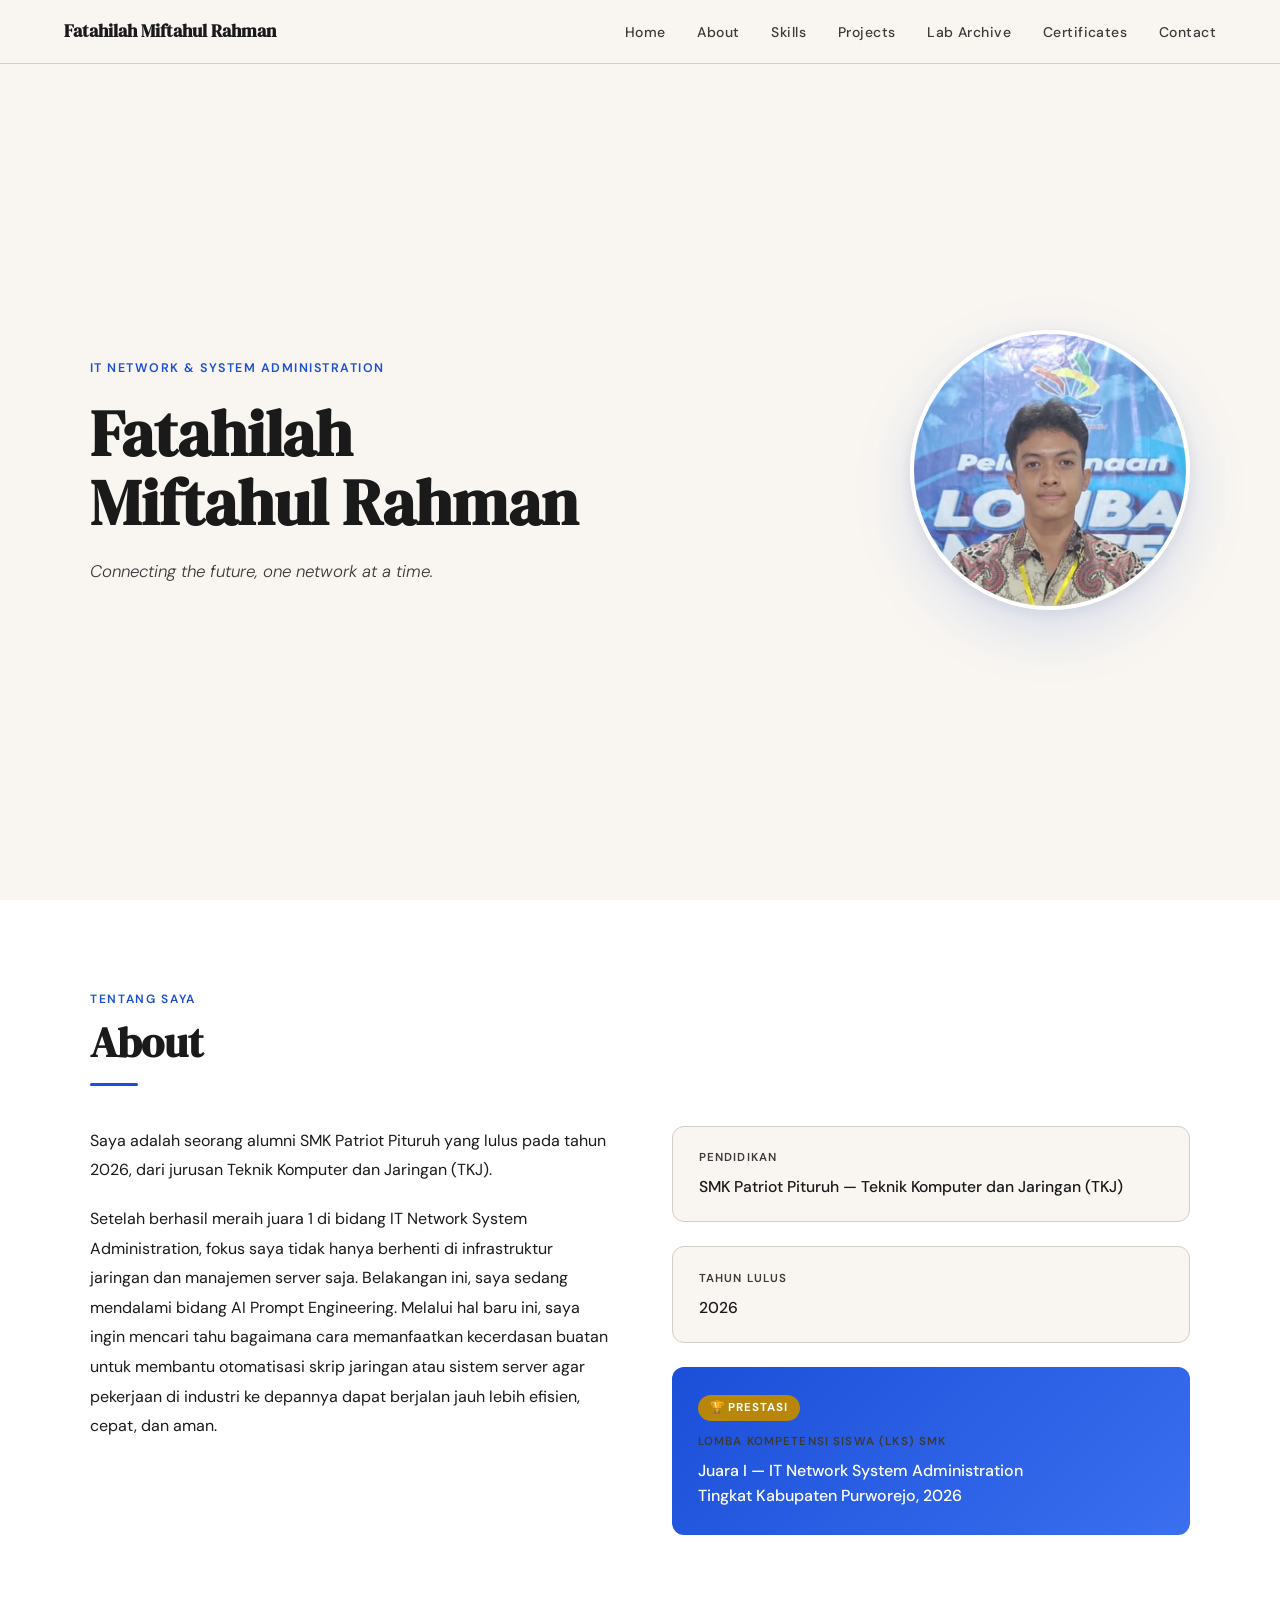
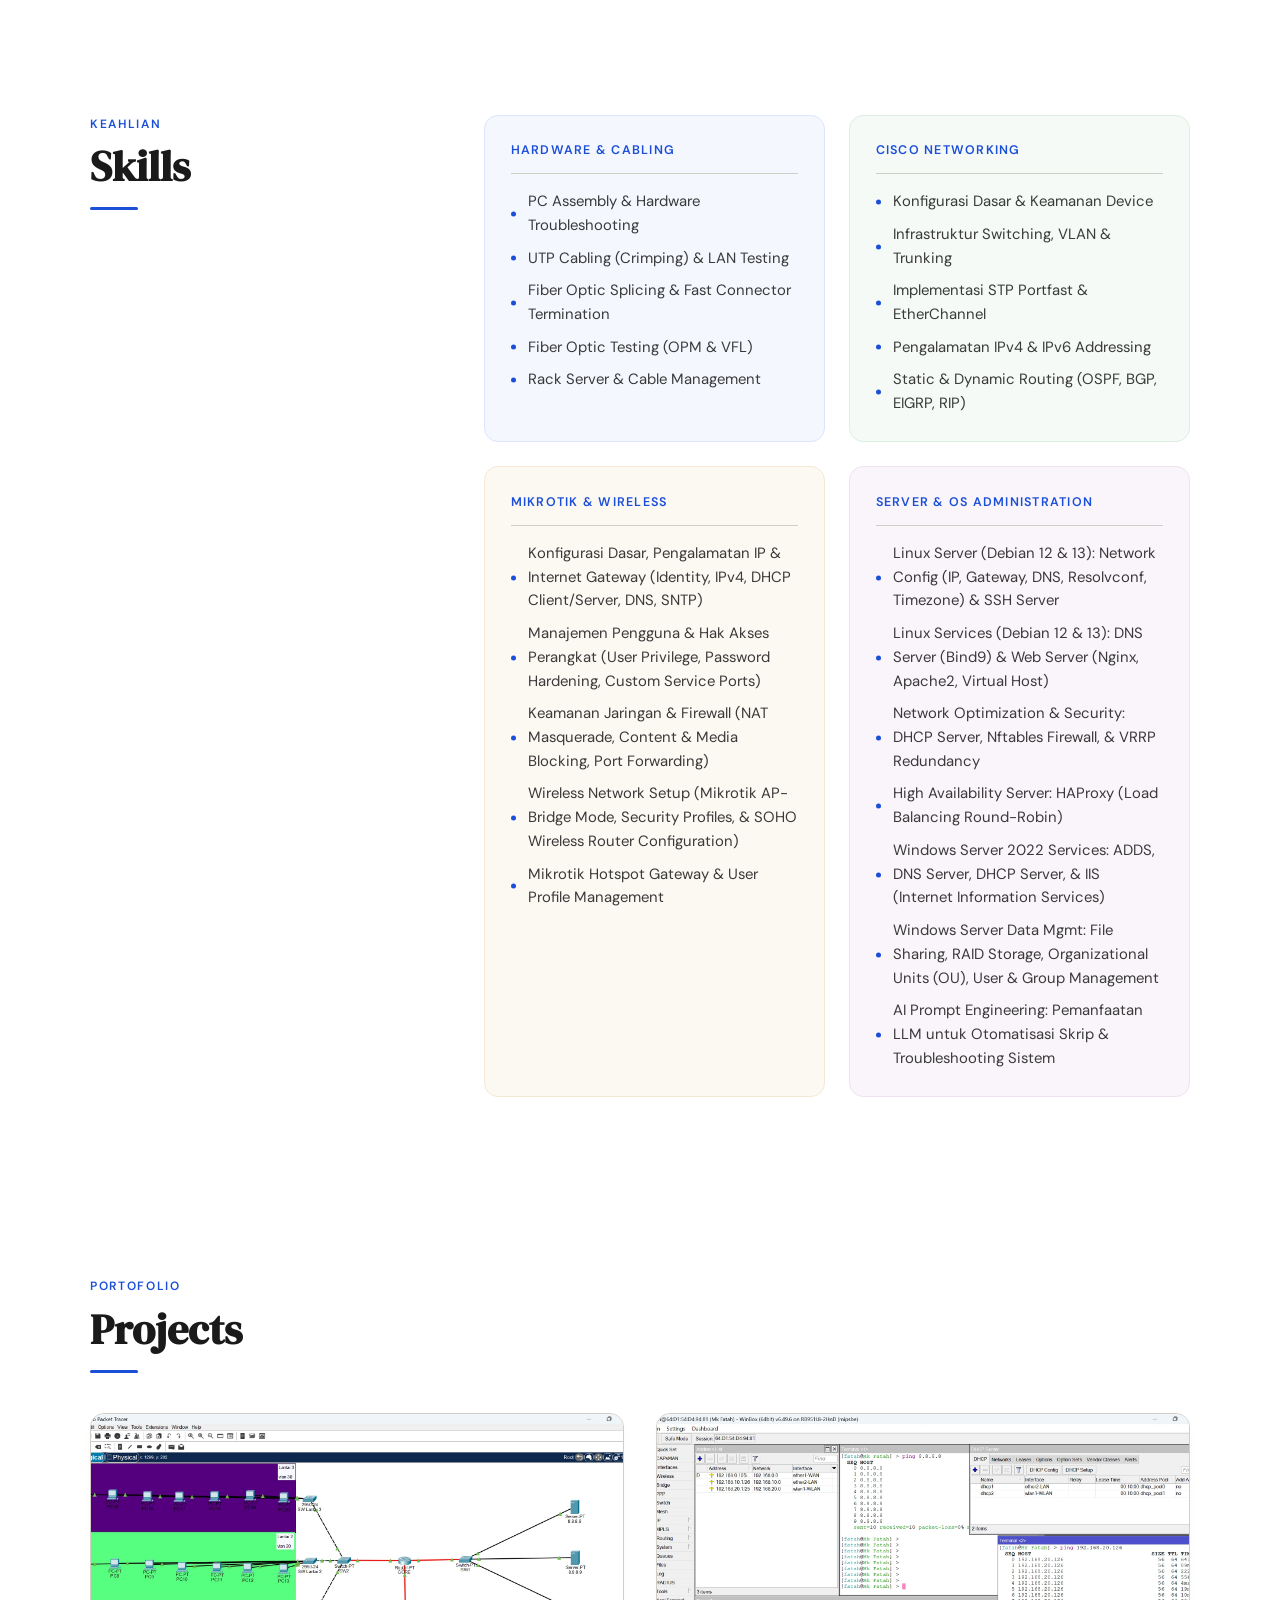
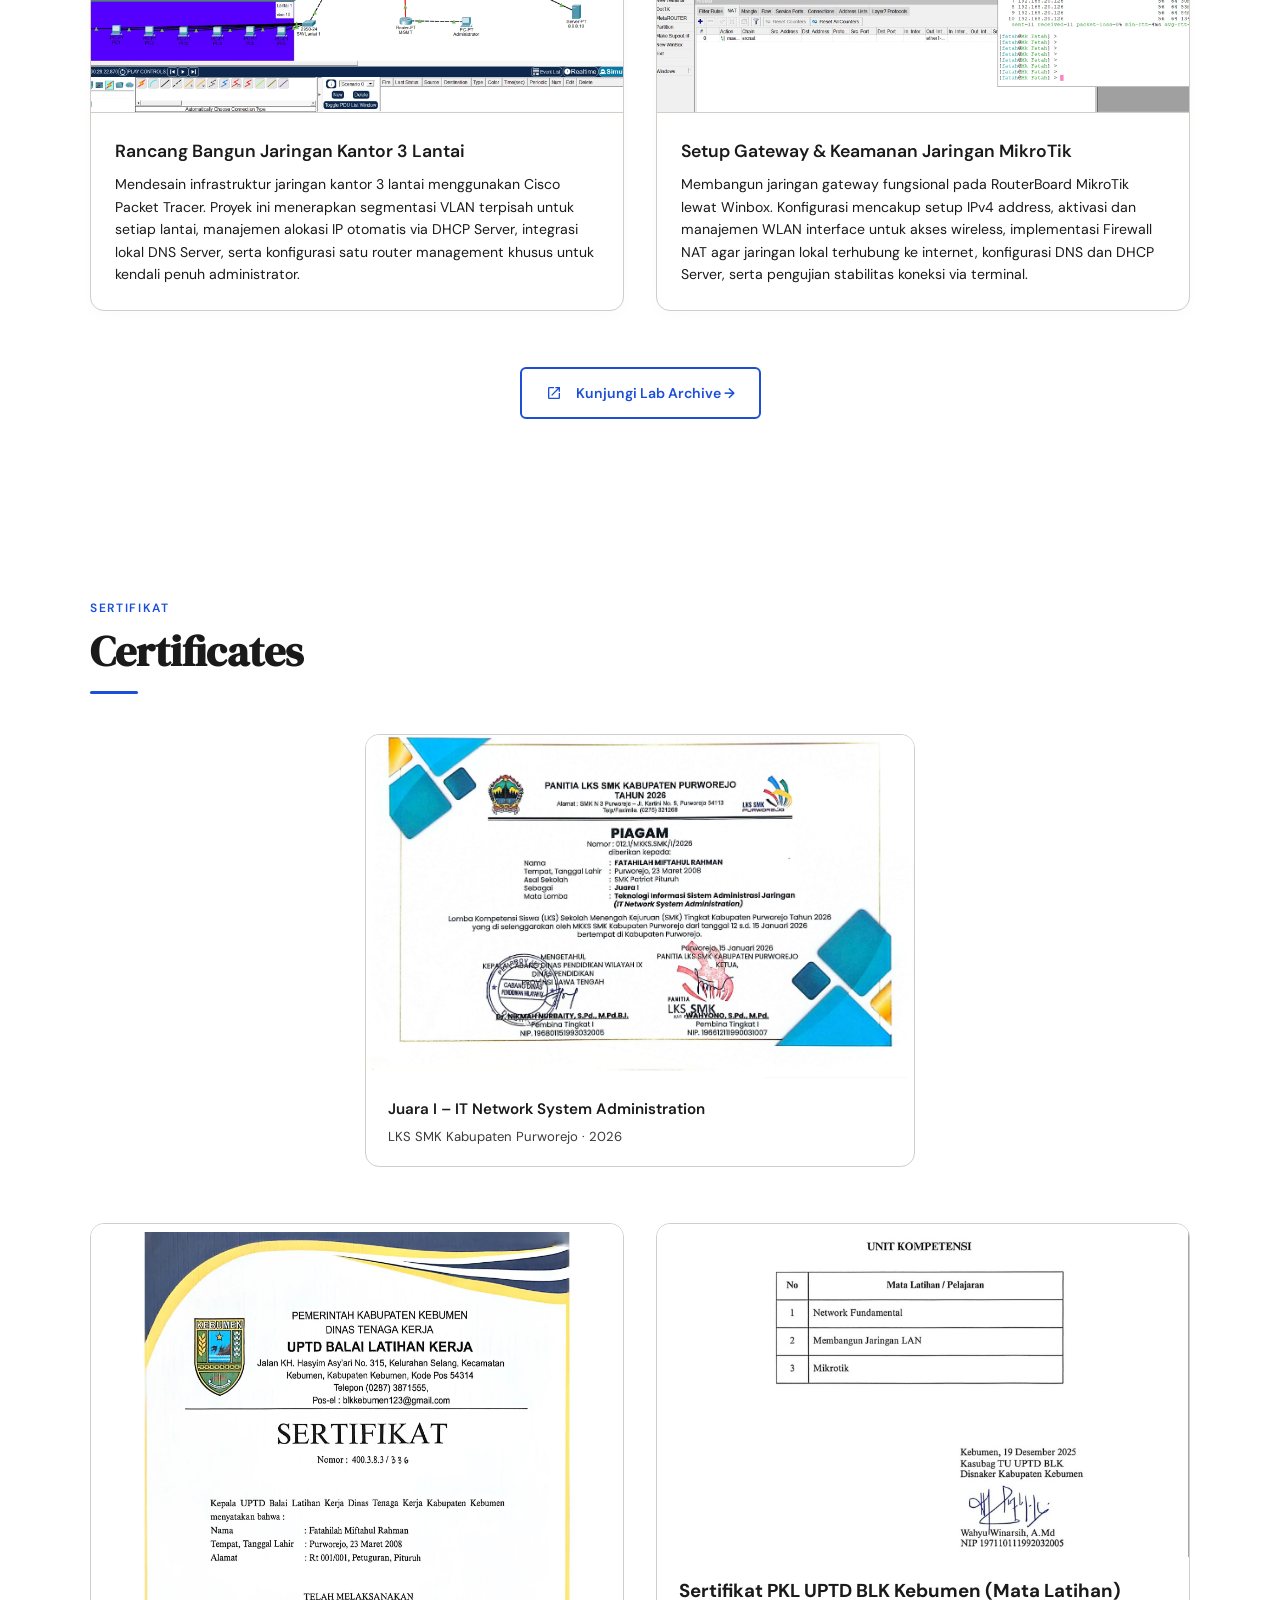
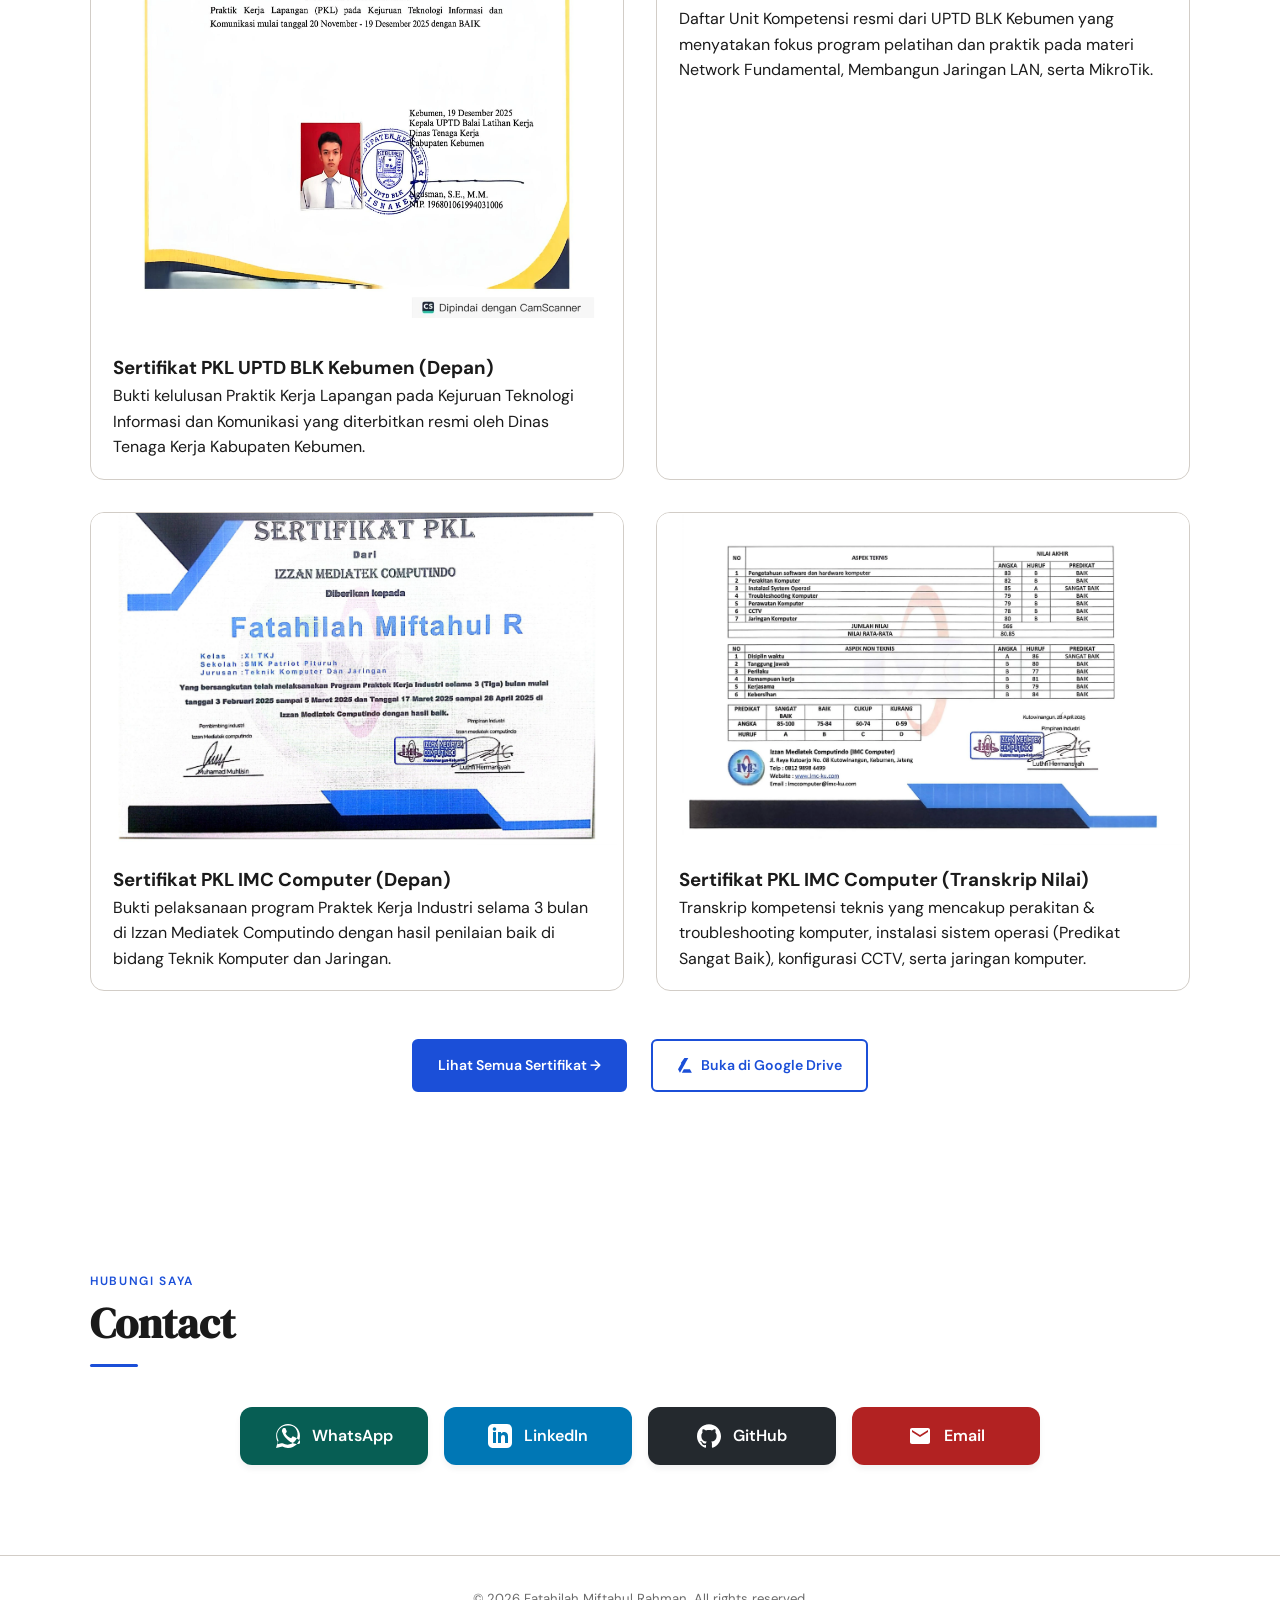
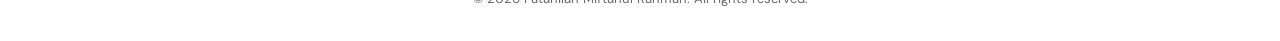
<file: index.html>
<!DOCTYPE html>
<html lang="id">
<head>
  
  <!-- Google tag (gtag.js) -->
<script async src="https://www.googletagmanager.com/gtag/js?id=G-EFVWRXB4SQ"></script>
<script>
  window.dataLayer = window.dataLayer || [];
  function gtag(){dataLayer.push(arguments);}
  gtag('js', new Date());

  gtag('config', 'G-EFVWRXB4SQ');
</script>
  
  <meta charset="UTF-8" />
  <meta name="description" content="Portofolio profesional Fatahilah Miftahul Rahman, spesialis IT Network &amp; System Administration dan Juara LKS. Kumpulan proyek lab infrastruktur, jaringan komputer, dan sertifikasi digital terverifikasi." />
  <meta name="keywords" content="Fatahilah Miftahul Rahman, fatahilah lks, IT Network, System Administration, Network Engineer, Portofolio IT, Susun Lab Jaringan, Cisco, MikroTik" />
  <meta name="author" content="Fatahilah Miftahul Rahman" />
  <meta name="robots" content="index, follow" />
  <meta name="google-site-verification" content="Aoz5LKtkZVpfiiYihN88qZSN1OQKcmd6wLHYbKKLfgU" />
  <meta name="viewport" content="width=device-width, initial-scale=1.0" />
  <title>Fatahilah Miftahul Rahman — Portfolio</title>
  
  <!-- 1. Amankan koneksi ke server font lebih awal -->
  <link rel="preconnect" href="https://fonts.googleapis.com" />
  <link rel="preconnect" href="https://fonts.gstatic.com" crossorigin />

  <!-- 2. Panggil font secara Asynchronous (Tidak memblokir layar) -->
  <link rel="stylesheet" href="https://fonts.googleapis.com/css2?family=DM+Serif+Display:ital@0;1&family=DM+Sans:wght@300;400;500;600&display=swap" media="print" onload="this.media='all'" />

  <!-- 3. Antisipasi jika browser pengunjung tidak mendukung skrip di atas -->
  <noscript>
    <link rel="stylesheet" href="https://fonts.googleapis.com/css2?family=DM+Serif+Display:ital@0;1&family=DM+Sans:wght@300;400;500;600&display=swap" />
  </noscript>
  <link rel="stylesheet" href="style.css" />
</head>
<body>

  <!-- LANDMARK HEADER: Memperbaiki aksesibilitas navigasi utama -->
  <header>
    <nav id="main-nav">
      <a href="#home" class="nav-logo">Fatahilah Miftahul Rahman</a>
      <div class="menu-toggle" id="mobile-menu">
        <span></span>
        <span></span>
        <span></span>
      </div>
      
      <div class="nav-overlay" id="nav-overlay">
        <div class="overlay-header">
          <span class="overlay-title">Menu</span>
          <div class="close-btn" id="close-menu">&times;</div>
        </div>
        <ul class="overlay-links">
          <li><a href="#home">Home</a></li>
          <li><a href="#about">About</a></li>
          <li><a href="#skills">Skills</a></li>
          <li><a href="#projects">Projects</a></li>
          <li><a href="https://fatahilah-lab.vercel.app/">Lab Archive</a></li>
          <li><a href="#certificates">Certificates</a></li>
          <li><a href="#contact">Contact</a></li>
        </ul>
      </div>
    </nav>
  </header>

  <!-- LANDMARK MAIN: Membantu screen reader mengenali konten inti halaman -->
  <main>
    <section id="home">
      <div class="hero-bg-line"></div>
      <div class="hero-content">
        <div class="hero-text">
          <span class="hero-eyebrow">IT Network &amp; System Administration</span>
          <h1 class="hero-name">Fatahilah<br>Miftahul Rahman</h1>
          <p class="hero-tagline">Connecting the future, one network at a time.</p>
        </div>
        <div class="hero-photo-wrap">
          <!-- OPTIMASI LCP: Menambahkan fetchpriority high agar langsung di-load -->
          <img src="assets/profile.webp" alt="Foto Profil Fatahilah Miftahul Rahman" width="150" height="150" fetchpriority="high" />
        </div>
      </div>
    </section>

    <section id="about">
      <div class="section-inner">
        <p class="section-label">Tentang Saya</p>
        <h2 class="section-title">About</h2>
        <div class="divider"></div>
        <div class="about-grid">
          <div class="about-body">
            <p>Saya adalah seorang alumni SMK Patriot Pituruh yang lulus pada tahun 2026, dari jurusan Teknik Komputer dan Jaringan (TKJ).</p>
            <p>Setelah berhasil meraih juara 1 di bidang IT Network System Administration, fokus saya tidak hanya berhenti di infrastruktur jaringan dan manajemen server saja. Belakangan ini, saya sedang mendalami bidang AI Prompt Engineering. Melalui hal baru ini, saya ingin mencari tahu bagaimana cara memanfaatkan kecerdasan buatan untuk membantu otomatisasi skrip jaringan atau sistem server agar pekerjaan di industri ke depannya dapat berjalan jauh lebih efisien, cepat, dan aman.</p>
          </div>
          <div class="about-meta">
            <div class="meta-card">
              <div class="meta-card-label">Pendidikan</div>
              <div class="meta-card-value">SMK Patriot Pituruh — Teknik Komputer dan Jaringan (TKJ)</div>
            </div>
            <div class="meta-card">
              <div class="meta-card-label">Tahun Lulus</div>
              <div class="meta-card-value">2026</div>
            </div>
            <div class="achievement-card">
              <div class="achievement-badge">🏆 Prestasi</div>
              <div class="meta-card-label">Lomba Kompetensi Siswa (LKS) SMK</div>
              <div class="meta-card-value">Juara I — IT Network System Administration<br>Tingkat Kabupaten Purworejo, 2026</div>
            </div>
          </div>
        </div>
      </div>
    </section>

    <section id="skills">
      <div class="section-inner">
        <div>
          <p class="section-label">Keahlian</p>
          <h2 class="section-title">Skills</h2>
          <div class="divider"></div>
        </div>
        <div class="skills-grid">
          <div class="skill-category">
            <div class="skill-cat-title">Hardware &amp; Cabling</div>
            <ul class="skill-list">
              <li>PC Assembly &amp; Hardware Troubleshooting</li>
              <li>UTP Cabling (Crimping) &amp; LAN Testing</li>
              <li>Fiber Optic Splicing &amp; Fast Connector Termination</li>
              <li>Fiber Optic Testing (OPM &amp; VFL)</li>
              <li>Rack Server &amp; Cable Management</li>
            </ul>
          </div>
          <div class="skill-category">
            <div class="skill-cat-title">Cisco Networking</div>
            <ul class="skill-list">
              <li>Konfigurasi Dasar &amp; Keamanan Device</li>
              <li>Infrastruktur Switching, VLAN &amp; Trunking</li>
              <li>Implementasi STP Portfast &amp; EtherChannel</li>
              <li>Pengalamatan IPv4 &amp; IPv6 Addressing</li>
              <li>Static &amp; Dynamic Routing (OSPF, BGP, EIGRP, RIP)</li>
            </ul>
          </div>
          <div class="skill-category">
            <div class="skill-cat-title">Mikrotik &amp; Wireless</div>
            <ul class="skill-list">
              <li>Konfigurasi Dasar, Pengalamatan IP &amp; Internet Gateway (Identity, IPv4, DHCP Client/Server, DNS, SNTP)</li>
              <li>Manajemen Pengguna &amp; Hak Akses Perangkat (User Privilege, Password Hardening, Custom Service Ports)</li>
              <li>Keamanan Jaringan &amp; Firewall (NAT Masquerade, Content &amp; Media Blocking, Port Forwarding)</li>
              <li>Wireless Network Setup (Mikrotik AP-Bridge Mode, Security Profiles, &amp; SOHO Wireless Router Configuration)</li>
              <li>Mikrotik Hotspot Gateway &amp; User Profile Management</li>
            </ul>
          </div>
          <div class="skill-category">
            <div class="skill-cat-title">Server &amp; OS Administration</div>
            <ul class="skill-list">
              <li>Linux Server (Debian 12 &amp; 13): Network Config (IP, Gateway, DNS, Resolvconf, Timezone) &amp; SSH Server</li>
              <li>Linux Services (Debian 12 &amp; 13): DNS Server (Bind9) &amp; Web Server (Nginx, Apache2, Virtual Host)</li>
              <li>Network Optimization &amp; Security: DHCP Server, Nftables Firewall, &amp; VRRP Redundancy</li>
              <li>High Availability Server: HAProxy (Load Balancing Round-Robin)</li>
              <li>Windows Server 2022 Services: ADDS, DNS Server, DHCP Server, &amp; IIS (Internet Information Services)</li>
              <li>Windows Server Data Mgmt: File Sharing, RAID Storage, Organizational Units (OU), User &amp; Group Management</li>
              <li>AI Prompt Engineering: Pemanfaatan LLM untuk Otomatisasi Skrip &amp; Troubleshooting Sistem</li>
            </ul>
          </div>
        </div>
      </div>
    </section>

    <section id="projects">
      <div class="section-inner">
        <p class="section-label">Portofolio</p>
        <h2 class="section-title">Projects</h2>
        <div class="divider"></div>
        
        <div class="projects-grid">
          <div class="project-card">
            <div class="project-img-wrap">
              <img src="assets/Topologi-Cisco-PT-01.webp" alt="Topologi Cisco Packet Tracer" width="600" height="350" loading="lazy" />
            </div>
            <div class="project-info">
              <h3 class="project-card-title">Rancang Bangun Jaringan Kantor 3 Lantai</h3>
              <p class="project-desc">Mendesain infrastruktur jaringan kantor 3 lantai menggunakan Cisco Packet Tracer. Proyek ini menerapkan segmentasi VLAN terpisah untuk setiap lantai, manajemen alokasi IP otomatis via DHCP Server, integrasi lokal DNS Server, serta konfigurasi satu router management khusus untuk kendali penuh administrator.</p>
            </div>
          </div>

          <div class="project-card">
            <div class="project-img-wrap">
              <img src="assets/Mikrotik-01.webp" alt="Konfigurasi MikroTik" width="600" height="350" loading="lazy" />
            </div>
            <div class="project-info">
              <h3 class="project-card-title">Setup Gateway &amp; Keamanan Jaringan MikroTik</h3>
              <p class="project-desc">Membangun jaringan gateway fungsional pada RouterBoard MikroTik lewat Winbox. Konfigurasi mencakup setup IPv4 address, aktivasi dan manajemen WLAN interface untuk akses wireless, implementasi Firewall NAT agar jaringan lokal terhubung ke internet, konfigurasi DNS dan DHCP Server, serta pengujian stabilitas koneksi via terminal.</p>
            </div>
          </div>
        </div>
        <!-- Tombol Eksplorasi Lab yang Sudah Dioptimasi Teks & CSS inline-nya -->
        <div class="cert-buttons-wrapper" style="margin-top: 3.5rem;">
          <a href="https://fatahilah-lab.vercel.app/" class="cert-btn btn-secondary" style="max-width: 340px; border-color: var(--accent); color: var(--accent); white-space: nowrap;">
            <svg viewBox="0 0 24 24" width="16" height="16" fill="currentColor" style="margin-right: 6px; flex-shrink: 0;"><path d="M19 19H5V5h7V3H5c-1.11 0-2 .9-2 2v14c0 1.1.89 2 2 2h14c1.1 0 2-.9 2-2v-7h-2v7zM14 3v2h3.59l-9.83 9.83 1.41 1.41L19 6.41V10h2V3h-7z"/></svg>
            Kunjungi Lab Archive →
          </a>
        </div>

      </div>
    </section>


    <section id="certificates">
      <div class="section-inner">
        <p class="section-label">Sertifikat</p>
        <h2 class="section-title">Certificates</h2>
        <div class="divider"></div>
        <div class="cert-grid">
          
          <div class="cert-card lks-featured">
            <div class="cert-img-wrap">
              <img src="assets/certificates/certificate-lks.webp" alt="Sertifikat LKS SMK Kabupaten Purworejo 2026" width="600" height="380" loading="lazy" />
            </div>
            <div class="cert-info">
              <div class="cert-name">Juara I – IT Network System Administration</div>
              <div class="cert-year">LKS SMK Kabupaten Purworejo · 2026</div>
            </div>
          </div>

          <div class="cert-card pkl-vertical">
            <div class="cert-img-wrap">
              <img src="assets/certificates/Sertifikat-PKL-UPTD-BLK-Kebumen-depan.webp" alt="Sertifikat PKL UPTD BLK Kebumen - Depan" width="300" height="400" loading="lazy" />
            </div>
            <div class="cert-info">
              <h3 class="cert-card-title">Sertifikat PKL UPTD BLK Kebumen (Depan)</h3>
              <p class="cert-desc">Bukti kelulusan Praktik Kerja Lapangan pada Kejuruan Teknologi Informasi dan Komunikasi yang diterbitkan resmi oleh Dinas Tenaga Kerja Kabupaten Kebumen.</p>
            </div>
          </div>

          <div class="cert-card">
            <div class="cert-img-wrap">
              <img src="assets/certificates/Sertifikat-PKL-UPTD-BLK-Kebumen-belakang.webp" alt="Sertifikat PKL UPTD BLK Kebumen - Unit Kompetensi" width="600" height="380" loading="lazy" />
            </div>
            <div class="cert-info">
              <h3 class="cert-card-title">Sertifikat PKL UPTD BLK Kebumen (Mata Latihan)</h3>
              <p class="cert-desc">Daftar Unit Kompetensi resmi dari UPTD BLK Kebumen yang menyatakan fokus program pelatihan dan praktik pada materi Network Fundamental, Membangun Jaringan LAN, serta MikroTik.</p>
            </div>
          </div>

          <div class="cert-card">
            <div class="cert-img-wrap">
              <img src="assets/certificates/Sertifikat-PKL-IMC-Computer-depan.webp" alt="Sertifikat PKL Izzan Mediatek Computindo - Depan" width="600" height="380" loading="lazy" />
            </div>
            <div class="cert-info">
              <h3 class="cert-card-title">Sertifikat PKL IMC Computer (Depan)</h3>
              <p class="cert-desc">Bukti pelaksanaan program Praktek Kerja Industri selama 3 bulan di Izzan Mediatek Computindo dengan hasil penilaian baik di bidang Teknik Komputer dan Jaringan.</p>
            </div>
          </div>

          <div class="cert-card">
            <div class="cert-img-wrap">
              <img src="assets/certificates/Sertifikat-PKL-IMC-Computer-belakang.webp" alt="Sertifikat PKL Izzan Mediatek Computindo - Transkrip Nilai" width="600" height="380" loading="lazy" />
            </div>
            <div class="cert-info">
              <h3 class="cert-card-title">Sertifikat PKL IMC Computer (Transkrip Nilai)</h3>
              <p class="cert-desc">Transkrip kompetensi teknis yang mencakup perakitan & troubleshooting komputer, instalasi sistem operasi (Predikat Sangat Baik), konfigurasi CCTV, serta jaringan komputer.</p>
            </div>
          </div>
        </div>
        
        <div class="cert-buttons-wrapper">
          <a href="certificates.html" class="cert-btn btn-primary">
            Lihat Semua Sertifikat →
          </a>
          <a href="https://drive.google.com/drive/folders/1jxQi8S0QpUtACRlumbORdfEAGRturCqt" target="_blank" rel="noopener" class="cert-btn btn-secondary">
            <svg viewBox="0 0 24 24" width="16" height="16" fill="currentColor"><path d="M4.433 22l-2.9-5.02 5.4-9.35h5.8L4.433 22zm4.4-9.35L5.733 7.63 11.133 0h5.8l-5.4 9.35H8.833zm11.167 9.35H7.333l2.9-5H19.4l2.9 5h-2.3z"/></svg>
            Buka di Google Drive
          </a>
        </div>
      </div>
    </section>

    <section id="contact">
      <div class="section-inner">
        <p class="section-label">Hubungi Saya</p>
        <h2 class="section-title">Contact</h2>
        <div class="divider"></div>
        
        <div class="contact-grid">
          <a href="https://wa.me/6285117470256" target="_blank" rel="noopener" class="contact-btn wa-color">
            <svg viewBox="0 0 24 24" width="24" height="24"><path fill="currentColor" d="M.057 24l1.687-6.163c-1.041-1.804-1.588-3.849-1.587-5.946C.06 5.348 5.397.01 12.008.01c3.202.001 6.212 1.246 8.477 3.514 2.266 2.268 3.507 5.28 3.505 8.484-.004 6.657-5.34 11.997-11.953 11.997-2.005-.001-3.973-.502-5.713-1.455L0 24zm6.59-4.846c1.642.973 3.298 1.485 4.93 1.486 5.532 0 10.033-4.505 10.036-10.042.002-2.684-1.038-5.207-2.93-7.101C16.34 1.599 13.82 1.554 11.14 1.554 5.607 1.554 1.105 6.058 1.102 11.595c-.001 1.748.469 3.454 1.359 4.96l-.982 3.59 3.68-.966zm13.107-5.597c-.36-.18-2.126-1.05-2.456-1.17-.33-.12-.57-.18-.81.18-.24.36-.93 1.17-1.14 1.41-.21.24-.42.27-.78.09-.36-.18-1.52-.56-2.894-1.784-1.07-.955-1.793-2.134-2.004-2.494-.21-.36-.02-.555.16-.735.16-.16.36-.42.54-.63.18-.21.24-.36.36-.6.12-.24.06-.45-.03-.63-.09-.18-.81-1.95-1.11-2.672-.293-.703-.592-.609-.81-.62-.21-.01-.45-.01-.69-.01-.24 0-.63.09-.96.45-.33.36-1.26 1.23-1.26 3l1.83 3.84c.18.36 3.54 5.401 8.58 7.581 1.2.519 2.139.83 2.872 1.062 1.203.381 2.297.328 3.162.2s1.926-.78 2.196-1.5c.27-.72.27-1.35.19-1.47-.08-.12-.3-.21-.66-.39z"/></svg>
            <span>WhatsApp</span>
          </a>

          <a href="https://www.linkedin.com/in/fatahilah-miftahul-rahman" target="_blank" rel="noopener" class="contact-btn linkedin-color">
            <svg viewBox="0 0 24 24" width="24" height="24"><path fill="currentColor" d="M19 0h-14c-2.761 0-5 2.239-5 5v14c0 2.761 2.239 5 5 5h14c2.762 0 5-2.239 5-5v-14c0-2.761-2.238-5-5-5zm-11 19h-3v-11h3v11zm-1.5-12.268c-.966 0-1.75-.79-1.75-1.764s.784-1.764 1.75-1.764 1.75.79 1.75 1.764-.783 1.764-1.75 1.764zm13.5 12.268h-3v-5.604c0-3.368-4-3.113-4 0v5.604h-3v-11h3v1.765c1.396-2.586 7-2.777 7 2.476v6.759z"/></svg>
            <span>LinkedIn</span>
          </a>

          <a href="https://github.com/fatahilah-tkj" target="_blank" rel="noopener" class="contact-btn github-color">
            <svg viewBox="0 0 24 24" width="24" height="24"><path fill="currentColor" d="M12 .297c-6.63 0-12 5.373-12 12 0 5.303 3.438 9.8 8.205 11.385.6.113.82-.258.82-.577 0-.285-.01-1.04-.015-2.04-3.338.724-4.042-1.61-4.042-1.61C4.422 18.07 3.633 17.7 3.633 17.7c-1.087-.744.084-.729.084-.729 1.205.084 1.838 1.236 1.838 1.236 1.07 1.835 2.809 1.305 3.495.998.108-.776.417-1.305.76-1.605-2.665-.3-5.466-1.332-5.466-5.93 0-1.31.465-2.38 1.235-3.22-.135-.303-.54-1.523.105-3.176 0 0 1.005-.322 3.3 1.23.96-.267 1.98-.399 3-.405 1.02.006 2.04.138 3 .405 2.28-1.552 3.285-1.23 3.285-1.23.645 1.653.24 2.873.12 3.176.765.84 1.23 1.91 1.23 3.22 0 4.61-2.805 5.625-5.475 5.92.42.36.81 1.096.81 2.22 0 1.606-.015 2.896-.015 3.286 0 .315.21.69.825.57C20.565 22.092 24 17.592 24 12.297c0-6.627-5.373-12-12-12"/></svg>
            <span>GitHub</span>
          </a>

          <a href="mailto:fatahilah.f10@gmail.com" class="contact-btn email-color">
            <svg viewBox="0 0 24 24" width="24" height="24"><path fill="currentColor" d="M20 4H4c-1.1 0-1.99.9-1.99 2L2 18c0 1.1.9 2 2 2h16c1.1 0 2-.9 2-2V6c0-1.1-.9-2-2-2zm0 4l-8 5-8-5V6l8 5 8-5v2z"/></svg>
            <span>Email</span>
          </a>
        </div>
      </div>
    </section>
  </main>

  <footer>
    &copy; 2026 Fatahilah Miftahul Rahman. All rights reserved.
  </footer>

  <script src="script.js"></script>
</body>
</html>
</file>
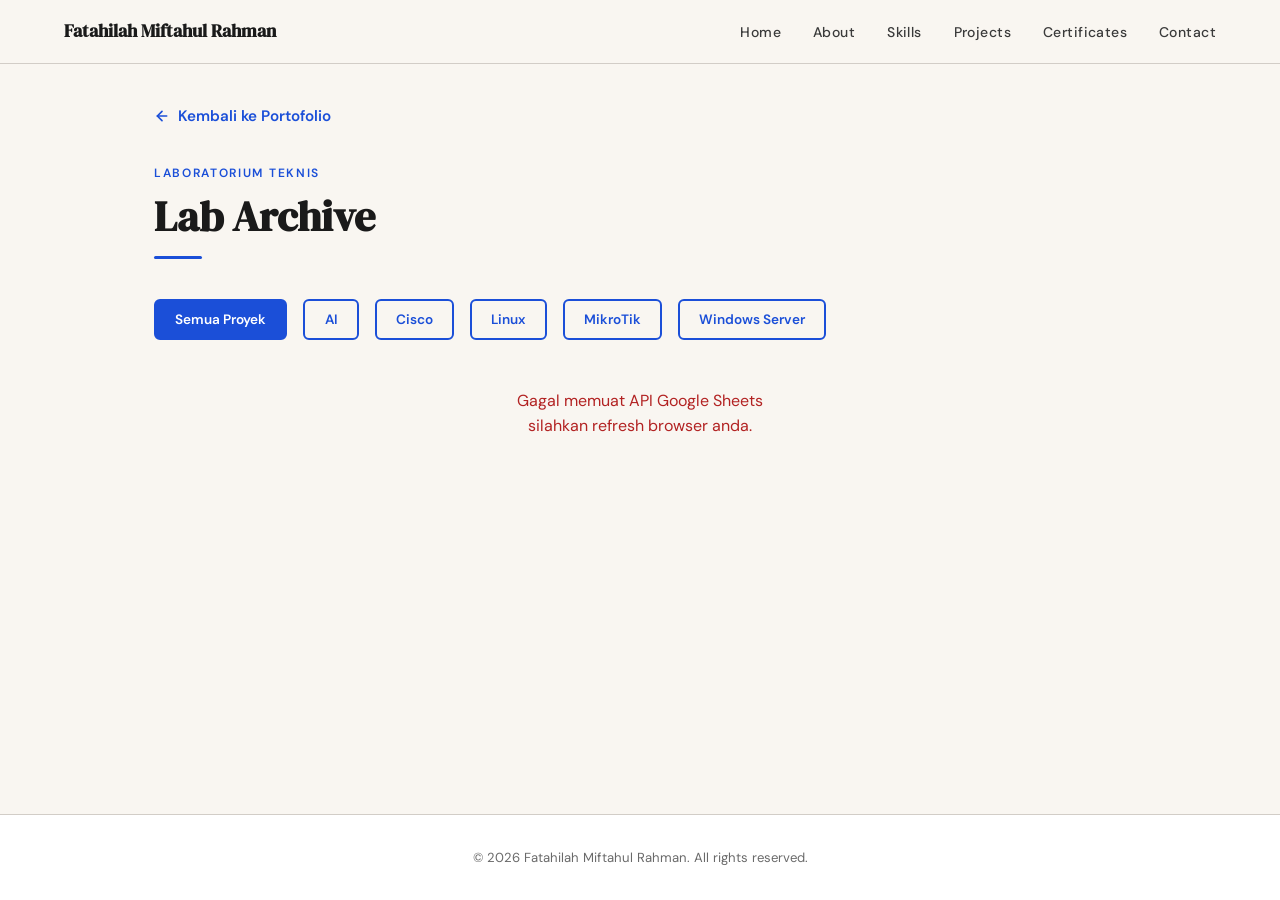
<file: lab-archive/index.html>
<!DOCTYPE html>
<html lang="id">
<head>

  <!-- Google tag (gtag.js) -->
<script async src="https://www.googletagmanager.com/gtag/js?id=G-VGJDV3ZHCQ"></script>
<script>
  window.dataLayer = window.dataLayer || [];
  function gtag(){dataLayer.push(arguments);}
  gtag('js', new Date());

  gtag('config', 'G-VGJDV3ZHCQ');
</script>
  
  <meta charset="UTF-8">
  <meta name="viewport" content="width=device-width, initial-scale=1.0">
  <title>Lab Archive — Fatahilah Miftahul Rahman</title>
  <link rel="stylesheet" href="/lab-archive/style.css">
  <link rel="preconnect" href="https://fonts.googleapis.com">
  <link rel="preconnect" href="https://fonts.gstatic.com" crossorigin>
  <link href="https://fonts.googleapis.com/css2?family=DM+Sans:wght@400;500;700&family=DM+Serif+Display&display=swap" rel="stylesheet">
</head>
<body>

  <nav id="navbar">
  <a href="/" class="nav-logo">Fatahilah Miftahul Rahman</a>
    <div class="menu-toggle" id="mobile-menu" aria-label="Buka Menu" role="button" tabIndex="0">
      <span></span>
      <span></span>
      <span></span>
    </div>
    <div class="nav-overlay" id="nav-overlay">
      <div class="overlay-header">
        <span class="overlay-title">Menu</span>
        <div class="close-btn" id="close-menu" aria-label="Tutup Menu" role="button" tabIndex="0">&times;</div>
      </div>
      <ul class="overlay-links">
        <li><a href="https://fatahilah-portofolio.vercel.app/#home">Home</a></li>
        <li><a href="https://fatahilah-portofolio.vercel.app/#about">About</a></li>
        <li><a href="https://fatahilah-portofolio.vercel.app/#skills">Skills</a></li>
        <li><a href="https://fatahilah-portofolio.vercel.app/#projects">Projects</a></li>
        <li><a href="https://fatahilah-portofolio.vercel.app/#certificates">Certificates</a></li>
        <li><a href="https://fatahilah-portofolio.vercel.app/#contact">Contact</a></li>
      </ul>
    </div>
  </nav>


  <main class="certificates-page">
    <section>
      <div class="section-inner">
        
        <div class="back-btn-wrap">
          <a href="https://fatahilah-portofolio.vercel.app/#projects" class="back-btn">
            <svg width="16" height="16" viewBox="0 0 24 24" fill="none" stroke="currentColor" stroke-width="2.5" stroke-linecap="round" stroke-linejoin="round"><line x1="19" y1="12" x2="5" y2="12"></line><polyline points="12 19 5 12 12 5"></polyline></svg>
            Kembali ke Portofolio
          </a>
        </div>

        <p class="section-label">Laboratorium Teknis</p>
        <h1 class="section-title">Lab Archive</h1>
        <div class="divider"></div>

        <div class="cert-buttons-wrapper" style="margin-top: 0; margin-bottom: 3rem; justify-content: flex-start;">
          <button class="cert-btn btn-secondary active-filter" data-category="all">Semua Proyek</button>
          <button class="cert-btn btn-secondary" data-category="AI">AI</button>
          <button class="cert-btn btn-secondary" data-category="Cisco">Cisco</button>
          <button class="cert-btn btn-secondary" data-category="Linux">Linux</button>
          <button class="cert-btn btn-secondary" data-category="MikroTik">MikroTik</button>
          <button class="cert-btn btn-secondary" data-category="Windows Server">Windows Server</button>
        </div>

        <div id="projects-grid" class="cert-grid" aria-live="polite">
          <div class="loading-status" style="grid-column: 1/-1; text-align: center; color: var(--ink-soft); font-weight: 600;">
            Menghubungkan ke API Google Sheets...
          </div>
        </div>

      </div>
    </section>
  </main>

  <footer>
    <p>&copy; 2026 Fatahilah Miftahul Rahman. All rights reserved.</p>
  </footer>

  <script src="/lab-archive/app.js"></script>
</body>
</html>
</file>
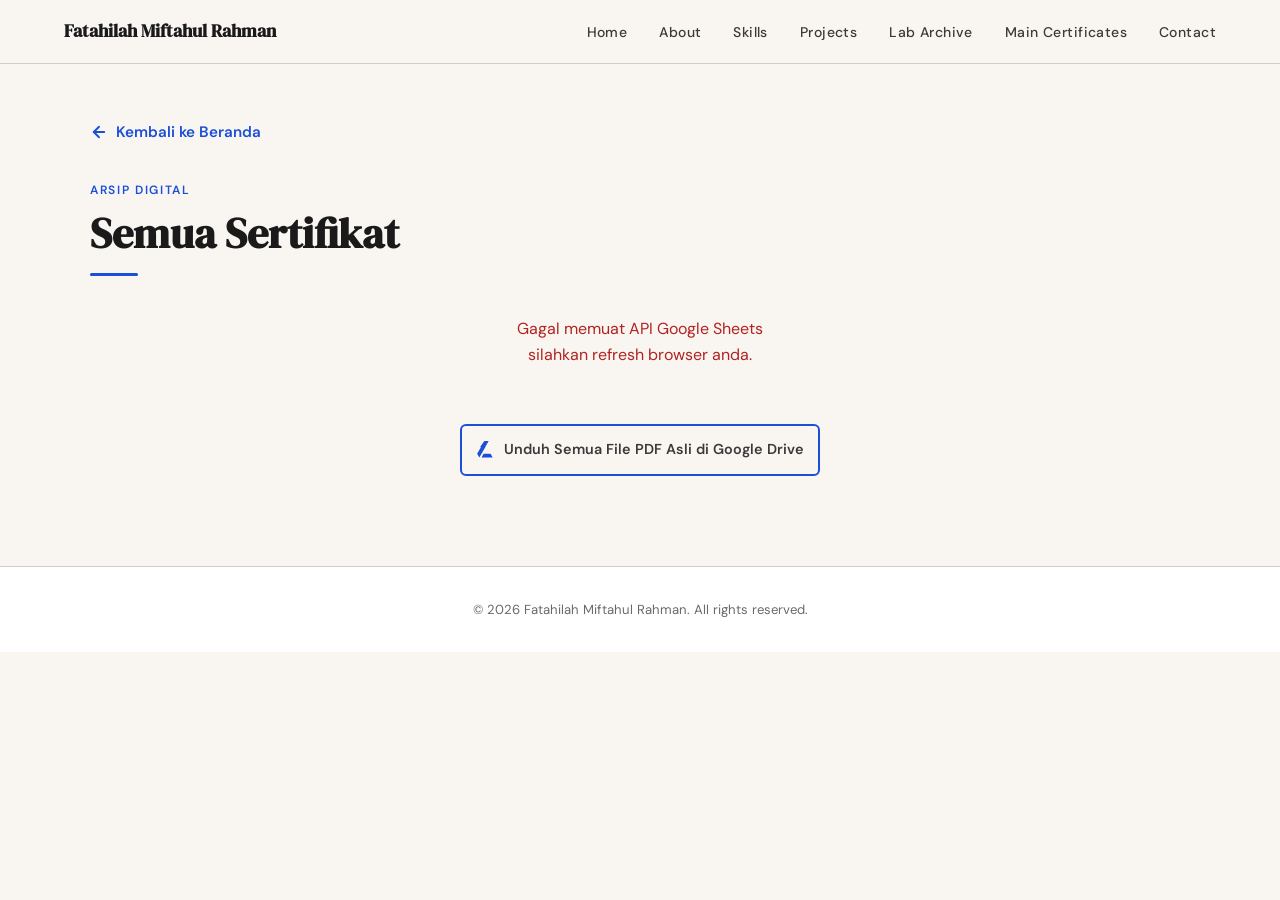
<file: certificates.html>
<!DOCTYPE html>
<html lang="id">
<head>
  <meta charset="UTF-8" />
  <meta name="description" content="Portofolio profesional Fatahilah Miftahul Rahman, spesialis IT Network &amp; System Administration. Kumpulan proyek lab infrastruktur, jaringan komputer, dan sertifikasi digital terverifikasi." />
  <meta name="keywords" content="Fatahilah Miftahul Rahman, IT Network, System Administration, Network Engineer, Portofolio IT, Susun Lab Jaringan, Cisco, MikroTik" />
  <meta name="author" content="Fatahilah Miftahul Rahman" />
  <meta name="robots" content="index, follow" />
  <meta name="viewport" content="width=device-width, initial-scale=1.0" />
  <title>Semua Sertifikat — Fatahilah Miftahul Rahman</title>
  
  <link rel="preconnect" href="https://fonts.googleapis.com" />
  <link rel="preconnect" href="https://fonts.gstatic.com" crossorigin />
  <link rel="stylesheet" href="https://fonts.googleapis.com/css2?family=DM+Serif+Display:ital@0;1&family=DM+Sans:wght@300;400;500;600&display=swap" media="print" onload="this.media='all'" />
  <noscript>
    <link rel="stylesheet" href="https://fonts.googleapis.com/css2?family=DM+Serif+Display:ital@0;1&family=DM+Sans:wght@300;400;500;600&display=swap" />
  </noscript>
  <link rel="stylesheet" href="style.css" />
</head>
<body>

  <header>
    <nav id="main-nav">
      <a href="index.html#home" class="nav-logo">Fatahilah Miftahul Rahman</a>
      <div class="menu-toggle" id="mobile-menu">
        <span></span>
        <span></span>
        <span></span>
      </div>
      <div class="nav-overlay" id="nav-overlay">
        <div class="overlay-header">
          <span class="overlay-title">Menu</span>
          <div class="close-btn" id="close-menu">&times;</div>
        </div>
        <ul class="overlay-links">
          <li><a href="index.html#home">Home</a></li>
          <li><a href="index.html#about">About</a></li>
          <li><a href="index.html#skills">Skills</a></li>
          <li><a href="index.html#projects">Projects</a></li>
          <li><a href="https://fatahilah-lab.vercel.app/">Lab Archive</a></li>
          <li><a href="index.html#certificates">Main Certificates</a></li>
          <li><a href="index.html#contact">Contact</a></li>
        </ul>
      </div>
    </nav>
  </header>

  <main>
    <section class="certificates-page">
      <div class="section-inner">
        <div class="back-btn-wrap">
          <a href="index.html#certificates" class="back-btn">
            <svg width="18" height="18" viewBox="0 0 24 24" fill="none" stroke="currentColor" stroke-width="2.5" stroke-linecap="round" stroke-linejoin="round"><line x1="19" y1="12" x2="5" y2="12"></line><polyline points="12 19 5 12 12 5"></polyline></svg>
            Kembali ke Beranda
          </a>
        </div>
        <p class="section-label">Arsip Digital</p>
        <h2 class="section-title">Semua Sertifikat</h2>
        <div class="divider"></div>
        
        <!-- Grid dinamis akan diisi oleh cms-certificates.js -->
        <div id="cert-grid-dynamic" class="cert-grid">
          <div class="loading-status" style="grid-column: 1/-1; text-align: center; color: var(--ink-soft); font-weight: 600;">
            Menghubungkan ke API Google Sheets...
          </div>
        </div>

        <!-- Tombol Google Drive -->
        <a class="cert-drive-btn" href="https://drive.google.com/drive/folders/1jxQi8S0QpUtACRlumbORdfEAGRturCqt" target="_blank" rel="noopener">
          <svg viewBox="0 0 24 24"><path d="M4.433 22l-2.9-5.02 5.4-9.35h5.8L4.433 22zm4.4-9.35L5.733 7.63 11.133 0h5.8l-5.4 9.35H8.833zm11.167 9.35H7.333l2.9-5H19.4l2.9 5h-2.3z"/></svg>
          Unduh Semua File PDF Asli di Google Drive
        </a>
      </div>
    </section>
  </main>

  <div id="certModal" class="modal">
    <span class="close-modal" id="closeModal">&times;</span>
    <img class="modal-content" id="modalImg" alt="Halaman Lampiran Sertifikat" />
  </div>

  <footer>
    &copy; 2026 Fatahilah Miftahul Rahman. All rights reserved.
  </footer>

  <script src="script.js"></script>
  <script src="cms-certificates.js"></script>
</body>
</html>
</file>
<file: style.css>
/* ==========================================================================
   RESET & VARIABEL UTAMA
   ========================================================================== */
*, *::before, *::after { 
  box-sizing: border-box; 
  margin: 0; 
  padding: 0; 
}

:root {
  --cream: #F9F6F1;
  --white: #FFFFFF;
  --ink: #1A1A1A;
  --ink-soft: #3A3A3A;   /* Diperpekat dari #4A4A4A agar kontrasnya lolos audit */
  --ink-muted: #6A6A6A;  /* Diperpekat dari #8A8A8A agar teks kecil terbaca jelas */
  --accent: #1B4FD8;
  --accent-light: #E8EEFB;
  --accent-soft: #3B6FF0;
  --border: #D2CDC7;     /* Dipertegas sedikit agar pembatas kartu terlihat tegas */
  --gold: #C9A84C;
}

html { 
  scroll-behavior: smooth; 
}

body {
  font-family: 'DM Sans', sans-serif;
  background-color: var(--cream);
  color: var(--ink);
  line-height: 1.6;
  overflow-x: hidden;
}

/* ==========================================================================
   OPTIMASI INTERAKSI SENTUH GLOBAL (ANTI-HIGHLIGHT BIRU HP)
   ========================================================================== */
a, button, .menu-toggle, .close-btn, .close-modal, .contact-btn, .btn-transkrip, .cert-drive-btn {
  -webkit-tap-highlight-color: transparent;
}

/* --- OPSI 3 (SCALE + FADE) UNTUK ELEMEN TEKS & NAVIGASI --- */
.nav-logo,
.overlay-links a,
.back-btn,
.menu-toggle,
.close-btn,
.close-modal {
  transition: transform 0.15s cubic-bezier(0.4, 0, 0.2, 1), opacity 0.15s ease;
}

.nav-logo:active,
.overlay-links a:active,
.back-btn:active,
.menu-toggle:active,
.close-btn:active,
.close-modal:active {
  transform: scale(0.96); /* Membal menyusut 4% */
  opacity: 0.75;           /* Pudar halus 25% */
}

/* --- OPSI 2 (BACKGROUND SHIFT) UNTUK TOMBOL BERLATAR SOLID --- */
.contact-btn,
.btn-transkrip,
.cert-drive-btn {
  transition: filter 0.15s ease, transform 0.15s ease;
}

.contact-btn:active,
.btn-transkrip:active,
.cert-drive-btn:active {
  filter: brightness(0.85); /* Blok warna menggelap 15% */
  transform: scale(0.98);    /* Efek tekanan mekanis sedalam 2% */
}

/* ==========================================================================
   NAVBAR UTAMA
   ========================================================================== */
nav {
  position: fixed;
  top: 0; left: 0; right: 0;
  z-index: 100;
  background: rgba(249, 246, 241, 0.95);
  backdrop-filter: blur(12px);
  border-bottom: 1px solid var(--border);
  padding: 0 5%;
  display: flex;
  align-items: center;
  justify-content: space-between;
  height: 64px;
  opacity: 1;
  transform: translateY(0);
  transition: opacity 0.4s ease, transform 0.4s ease;
}

nav.nav-hidden {
  opacity: 0;
  transform: translateY(-10px);
  pointer-events: none;
}

.nav-logo {
  font-family: 'DM Serif Display', serif;
  font-size: 1.1rem;
  color: var(--ink);
  text-decoration: none;
  font-weight: bold;
}

.menu-toggle {
  display: none;
  flex-direction: column;
  gap: 5px;
  cursor: pointer;
  padding: 5px;
}

.menu-toggle span {
  display: block;
  width: 24px;
  height: 2px;
  background-color: var(--ink);
  transition: 0.3s;
}

.nav-overlay {
  display: flex;
  align-items: center;
}

.overlay-links {
  list-style: none;
  display: flex;
  flex-direction: row;
  gap: 2rem;
}

.overlay-links a {
  text-decoration: none;
  font-size: 0.875rem;
  font-weight: 500;
  color: var(--ink-soft);
  letter-spacing: 0.03em;
  transition: color 0.2s;
}

.overlay-links a:hover {
  color: var(--accent);
}

.overlay-header {
  display: none;
}

/* ==========================================================================
   HERO SECTION
   ========================================================================== */
#home {
  min-height: 100vh;
  display: flex;
  align-items: center;
  padding: 100px 5% 60px;
  position: relative;
  overflow: hidden;
}

.hero-bg-line { 
  display: none; 
}

.hero-content {
  position: relative;
  z-index: 1;
  display: flex;
  align-items: center;
  gap: 5rem;
  max-width: 1100px;
  margin: 0 auto;
  width: 100%;
}

.hero-text { 
  flex: 1; 
}

.hero-eyebrow {
  display: inline-block;
  font-size: 0.78rem;
  font-weight: 600;
  letter-spacing: 0.12em;
  text-transform: uppercase;
  color: var(--accent);
  margin-bottom: 1.25rem;
}

.hero-name {
  font-family: 'DM Serif Display', serif;
  font-size: clamp(2.8rem, 5vw, 4.2rem);
  line-height: 1.08;
  color: var(--ink);
  margin-bottom: 1.25rem;
}

.hero-tagline {
  font-size: 1.05rem;
  font-weight: 300;
  color: var(--ink-soft);
  max-width: 440px;
  line-height: 1.7;
  font-style: italic;
}

.hero-photo-wrap {
  flex-shrink: 0;
  width: 280px;
  height: 280px;
  border-radius: 50%;
  overflow: hidden;
  border: 4px solid var(--white);
  box-shadow: 0 20px 60px rgba(27,79,216,0.15), 0 4px 16px rgba(0,0,0,0.08);
  animation: floatUp 0.9s ease both;
}

.hero-photo-wrap img {
  width: 100%;
  height: 100%;
  object-fit: cover;
  object-position: center top;
  display: block;
}

@keyframes floatUp {
  from { opacity: 0; transform: translateY(30px); }
  to   { opacity: 1; transform: translateY(0); }
}

/* ==========================================================================
   SECTION BASE & ABOUT
   ========================================================================== */
section { 
  padding: 90px 5%; 
}

.section-inner {
  max-width: 1100px;
  margin: 0 auto;
}

.section-label {
  font-size: 0.75rem;
  font-weight: 600;
  letter-spacing: 0.14em;
  text-transform: uppercase;
  color: var(--accent);
  margin-bottom: 0.6rem;
}

.section-title {
  font-family: 'DM Serif Display', serif;
  font-size: clamp(1.9rem, 3.5vw, 2.6rem);
  color: var(--ink);
  margin-bottom: 0;
  line-height: 1.15;
}

.divider {
  width: 48px;
  height: 3px;
  background: var(--accent);
  margin: 1rem 0 2.5rem;
  border-radius: 2px;
}

#about, #skills, #projects, #certificates, #contact, footer { 
  background: var(--white); 
}

.about-grid {
  display: grid;
  grid-template-columns: 1fr 1fr;
  gap: 4rem;
  align-items: start;
}

.about-body p {
  font-size: 1rem;
  color: var(--ink-soft);
  line-height: 1.85;
  margin-bottom: 1.2rem;
}

.about-meta {
  display: flex;
  flex-direction: column;
  gap: 1.5rem;
}

.meta-card {
  background: var(--cream);
  border: 1px solid var(--border);
  border-radius: 12px;
  padding: 1.4rem 1.6rem;
}

.meta-card-label {
  font-size: 0.72rem;
  font-weight: 600;
  letter-spacing: 0.1em;
  text-transform: uppercase;
  color: var(--ink-muted);
  margin-bottom: 0.4rem;
}

.meta-card-value {
  font-size: 0.98rem;
  font-weight: 500;
  color: var(--ink);
}

.achievement-card {
  background: linear-gradient(135deg, var(--accent) 0%, var(--accent-soft) 100%);
  border-radius: 12px;
  padding: 1.6rem;
  color: var(--white);
}

.achievement-card .meta-card-label { 
  color: rgba(255,255,255,0.7); 
}

.achievement-card .meta-card-value { 
  color: var(--white); 
  font-size: 1rem; 
}

.achievement-badge {
  display: inline-block;
  background: var(--gold);
  color: var(--white);
  font-size: 0.72rem;
  font-weight: 600;
  letter-spacing: 0.08em;
  text-transform: uppercase;
  padding: 0.25rem 0.75rem;
  border-radius: 20px;
  margin-bottom: 0.75rem;
}

/* ==========================================================================
   SEKSI SKILLS
   ========================================================================== */
.skills-grid {
  display: grid;
  grid-template-columns: repeat(auto-fit, minmax(240px, 1fr));
  gap: 1.5rem;
}

.skill-category {
  background: var(--white);
  border: 1px solid var(--border);
  border-radius: 14px;
  padding: 1.6rem;
  transition: box-shadow 0.25s, transform 0.25s;
}

.skill-category:hover {
  box-shadow: 0 8px 30px rgba(27,79,216,0.1);
  transform: translateY(-3px);
}

.skills-grid .skill-category:nth-child(1) { background: #F4F7FE; border-color: #DCE5FD; }
.skills-grid .skill-category:nth-child(2) { background: #F5FAF6; border-color: #DCEFE3; }
.skills-grid .skill-category:nth-child(3) { background: #FCF8F2; border-color: #F5E9D6; }
.skills-grid .skill-category:nth-child(4) { background: #FAF5FA; border-color: #EFE2EF; }

.skill-cat-title {
  font-size: 0.78rem;
  font-weight: 600;
  letter-spacing: 0.1em;
  text-transform: uppercase;
  color: var(--accent);
  margin-bottom: 1rem;
  padding-bottom: 0.75rem;
  border-bottom: 1px solid var(--border);
}

.skill-list {
  list-style: none;
  display: flex;
  flex-direction: column;
  gap: 0.55rem;
}

.skill-list li {
  font-size: 0.93rem;
  color: var(--ink-soft);
  padding-left: 1.1rem;
  position: relative;
}

.skill-list li::before {
  content: '';
  position: absolute;
  left: 0;
  top: 50%;
  transform: translateY(-50%);
  width: 5px;
  height: 5px;
  background: var(--accent);
  border-radius: 50%;
}

/* ==========================================================================
   SEKSI PROJECTS
   ========================================================================== */
.projects-grid {
  display: grid;
  grid-template-columns: repeat(auto-fit, minmax(280px, 1fr));
  gap: 2rem;
}

.project-card {
  background: var(--white);
  border: 1px solid var(--border);
  border-radius: 14px;
  overflow: hidden;
  box-shadow: 0 4px 12px rgba(0,0,0,0.02);
  transition: transform 0.3s ease, box-shadow 0.3s ease;
}

.project-card:hover {
  transform: translateY(-5px);
  box-shadow: 0 12px 30px rgba(27,79,216,0.08);
}

.project-img-wrap {
  width: 100%;
  aspect-ratio: 16/9;
  background: #EAEAEA;
  overflow: hidden;
  border-bottom: 1px solid var(--border);
}

.project-img-wrap img {
  width: 100%;
  height: 100%;
  object-fit: cover;
}

.project-info { 
  padding: 1.5rem; 
}

.project-card-title { 
  font-size: 1.1rem; 
  font-weight: 600; 
  color: var(--ink); 
  margin-bottom: 0.5rem; 
}

.project-desc { 
  font-size: 0.88rem; 
  color: var(--ink-soft); 
  line-height: 1.6; 
}

/* ==========================================================================
   SEKSI CERTIFICATES (KARTU & GRID)
   ========================================================================== */
.cert-grid {
  display: grid;
  grid-template-columns: repeat(auto-fit, minmax(300px, 1fr));
  gap: 1.75rem;
  margin-bottom: 2.5rem;
}

.cert-card {
  border: 1px solid var(--border);
  border-radius: 14px;
  overflow: hidden;
  transition: box-shadow 0.25s, transform 0.25s;
  background: var(--white);
}

.cert-card:hover {
  box-shadow: 0 10px 36px rgba(0,0,0,0.1);
  transform: translateY(-4px);
}

.cert-img-wrap {
  width: 100%;
  aspect-ratio: 16/10;
  overflow: hidden;
  background: var(--cream);
}

.cert-img-wrap img {
  width: 100%;
  height: 100%;
  object-fit: cover;
  display: block;
  transition: transform 0.4s;
}

.cert-card:hover .cert-img-wrap img { 
  transform: scale(1.03); 
}

.cert-info { 
  padding: 1.2rem 1.4rem; 
}

.cert-name { 
  font-weight: 600; 
  font-size: 0.95rem; 
  color: var(--ink); 
  margin-bottom: 0.3rem; 
}

.cert-year { 
  font-size: 0.82rem; 
  color: var(--ink-muted); 
}

/* OPTIMASI KARTU SERTIFIKAT VERTIKAL (PORTRAIT) */
.cert-card.pkl-vertical .cert-img-wrap {
  height: auto;
  aspect-ratio: 3 / 4;
  background-color: var(--white);
}

.cert-card.pkl-vertical .cert-img-wrap img {
  object-fit: contain;
  padding: 0.5rem;
}

/* CONTAINER TOMBOL UTAMA BERDAMPINGAN/SIMETRIS DI INDEX */
.cert-buttons-wrapper {
  display: flex;
  flex-direction: column;
  gap: 1rem;
  align-items: center;
  justify-content: center;
  margin-top: 3rem;
  padding: 0 1rem;
}

.cert-btn {
  display: inline-flex;
  align-items: center;
  justify-content: center;
  gap: 0.5rem;
  width: 100%;
  max-width: 320px;
  padding: 0.8rem 1.5rem;
  font-family: 'DM Sans', sans-serif;
  font-size: 0.88rem;
  text-align: center;
  font-weight: 600;
  text-decoration: none;
  border-radius: 6px;
  transition: all 0.2s ease;
  cursor: pointer;
}

.cert-btn.btn-primary {
  background-color: var(--accent);
  color: #ffffff;
  border: 2px solid var(--accent);
}

.cert-btn.btn-primary:hover {
  background-color: transparent;
  color: var(--accent);
}

.cert-btn.btn-secondary {
  background-color: transparent;
  color: var(--accent);
  border: 2px solid var(--accent);
}

.cert-btn.btn-secondary:hover {
  background-color: var(--accent);
  color: #ffffff;
}

/* TOMBOL INTERNAL KARTU (LIHAT TRANSKRIP) */
.btn-transkrip {
  display: inline-flex;
  align-items: center;
  gap: 0.4rem;
  margin-top: 0.8rem;
  padding: 0.5rem 1rem;
  background-color: transparent;
  color: var(--accent);
  border: 1.5px solid var(--accent);
  border-radius: 4px;
  font-size: 0.85rem;
  font-weight: 600;
  cursor: pointer;
  transition: all 0.2s;
}

.btn-transkrip:hover {
  background-color: var(--accent);
  color: #fff;
}

/* ==========================================================================
   OPTIMASI TOMBOL GOOGLE DRIVE (KONTRAS TINGGI WCAG)
   ========================================================================== */
.cert-drive-btn {
  display: flex;
  align-items: center;
  justify-content: center;
  gap: 0.6rem;
  width: calc(100% - 2rem);
  max-width: 340px;
  margin: 3.5rem auto 0 auto;
  padding: 0.8rem 1.2rem;
  background-color: transparent;
  color: var(--ink-soft); /* Diubah ke warna pekat agar teks luar border lolos audit */
  border: 2px solid var(--accent);
  border-radius: 6px;
  font-family: 'DM Sans', sans-serif;
  font-size: 0.85rem;
  font-weight: 600;
  text-decoration: none;
  white-space: nowrap;
  cursor: pointer;
}

.cert-drive-btn:hover {
  background-color: var(--accent);
  color: #ffffff;
}

.cert-drive-btn svg {
  width: 18px;
  height: 18px;
  flex-shrink: 0;
}

.cert-drive-btn svg path {
  fill: var(--accent);
  transition: fill 0.2s ease;
}

.cert-drive-btn:hover svg path {
  fill: #ffffff;
}

/* ==========================================================================
   HALAMAN KHUSUS ARSIP SERTIFIKAT LENGKAP
   ========================================================================== */
.certificates-page {
  padding-top: 120px;
}

.back-btn-wrap {
  margin-bottom: 2rem;
}

.back-btn {
  display: inline-flex;
  align-items: center;
  gap: 0.5rem;
  text-decoration: none;
  color: var(--accent);
  font-weight: 600;
  font-size: 0.95rem;
}

/* ==========================================================================
   SISTEM POP-UP MODAL TRANSKRIP
   ========================================================================== */
.modal {
  display: flex;
  position: fixed;
  z-index: 9999;
  top: 0; left: 0;
  width: 100%; height: 100%;
  background-color: rgba(0, 0, 0, 0.85);
  align-items: center;
  justify-content: center;
  opacity: 0;
  visibility: hidden;
  pointer-events: none;
  transition: opacity 0.3s ease-in-out, visibility 0.3s ease-in-out;
}

.modal.show {
  opacity: 1;
  visibility: visible;
  pointer-events: auto;
}

.modal-content {
  max-width: 90%;
  max-height: 85vh;
  border-radius: 8px;
  box-shadow: 0 5px 25px rgba(0,0,0,0.5);
  transform: scale(0.7);
  transition: transform 0.3s cubic-bezier(0.34, 1.56, 0.64, 1);
  object-fit: contain;
  border: 2px solid rgba(255, 255, 255, 0.1);
}

.modal.show .modal-content {
  transform: scale(1);
}

.close-modal {
  position: absolute;
  top: 15px;
  right: 20px;
  background: rgba(250, 250, 250, 0.2);
  width: 45px;
  height: 45px;
  display: flex;
  align-items: center;
  justify-content: center;
  border-radius: 50%;
  font-size: 28px;
  line-height: 1;
  color: #fff;
  cursor: pointer;
}

/* ==========================================================================
   CONTACT SECTION MINIMALIS
   ========================================================================== */
.contact-grid {
  display: flex;
  flex-direction: column;
  gap: 1rem;
  width: 100%;
  max-width: 500px;
  margin: 2rem auto 0 auto;
}

.contact-btn {
  display: flex;
  align-items: center;
  justify-content: center;
  gap: 0.75rem;
  padding: 1rem;
  border-radius: 12px;
  text-decoration: none;
  font-weight: 600;
  font-size: 1rem;
  color: #ffffff;
  box-shadow: 0 4px 6px rgba(0,0,0,0.05);
}

.wa-color { background-color: #25D366; }
.linkedin-color { background-color: #0077B5; }
.github-color { background-color: #24292e; }
.email-color { background-color: #EA4335; }

/* ==========================================================================
   FOOTER
   ========================================================================== */
footer {
  text-align: center;
  padding: 2rem;
  font-size: 0.82rem;
  color: var(--ink-muted);
  border-top: 1px solid var(--border);
}

/* ==========================================================================
   MEDIA QUERIES (RESPONSIF LAPTOP / DESKTOP)
   ========================================================================== */

/* Untuk layar lebar mulai dari 600px (termasuk tablet dan mode desktop HP) */
@media (min-width: 600px) {
  /* Atur grid menjadi 2 kolom */
  .cert-grid {
    display: grid;
    grid-template-columns: repeat(2, 1fr);
    gap: 2rem;
  }

  /* Kartu featured (id=1) tampil di tengah sendiri */
  .cert-card.featured-cert {
    grid-column: 1 / -1;
    max-width: 550px;
    margin-left: auto;
    margin-right: auto;
    margin-bottom: 2rem;
  }

  /* Aturan lain dari sebelumnya (skills, buttons, contact, dll) */
  #skills .section-inner {
    display: flex;
    align-items: flex-start;
    gap: 4rem;
  }

  #skills .section-inner > div:first-child {
    position: sticky;
    top: 100px;
    width: 30%;
    flex-shrink: 0;
  }

  .skills-grid {
    flex-grow: 1;
    grid-template-columns: repeat(2, 1fr);
    gap: 1.5rem;
  }

  .lks-featured {
    grid-column: span 2;
    justify-self: center;
    width: 100%;
    max-width: 550px;
    margin-bottom: 1.5rem;
  }

  .cert-buttons-wrapper {
    flex-direction: row;
    gap: 1.5rem;
  }
  
  .cert-btn {
    width: auto;
    max-width: none;
  }

  .cert-drive-btn {
    font-size: 0.9rem;
    max-width: 360px;
  }

  .contact-grid {
    flex-direction: row;
    max-width: 800px;
  }

  .contact-btn {
    flex: 1;
  }
}

/* Untuk layar yang lebih kecil (opsional) tetap dipertahankan */
@media (max-width: 599px) {
  /* Aturan mobile sudah ada di bagian sebelumnya, tidak perlu diubah */
}

/* ==========================================================================
   MEDIA QUERIES (RESPONSIF HP BERLAYAR SEMPIT)
   ========================================================================== */
@media (max-width: 768px) {
  .hero-content { 
    flex-direction: column-reverse; 
    gap: 2.5rem; 
    text-align: center; 
  }
  
  .hero-tagline { 
    margin: 0 auto; 
  }
  
  .hero-photo-wrap { 
    width: 200px; 
    height: 200px; 
  }
  
  .about-grid { 
    grid-template-columns: 1fr; 
    gap: 2rem; 
  }

  .menu-toggle { 
    display: flex; 
  }

  .nav-overlay {
    position: fixed;
    top: 0; right: -100%;
    width: 190px;
    height: 100vh;
    background: var(--white);
    box-shadow: -5px 0 30px rgba(0,0,0,0.05);
    z-index: 200;
    padding: 16px 20px;
    flex-direction: column;
    justify-content: flex-start;
    align-items: flex-start;
    gap: 1.2rem;
    transition: right 0.4s cubic-bezier(0.16, 1, 0.3, 1);
  }

  .nav-overlay.open { 
    right: 0; 
  }
  
  .overlay-header { 
    display: flex; 
    align-items: center; 
    justify-content: space-between; 
    width: 100%; 
    border-bottom: 1px solid var(--border); 
    padding-bottom: 0.5rem; 
  }
  
  .close-btn { 
    font-size: 2rem; 
    color: var(--ink-soft); 
    cursor: pointer; 
    line-height: 1; 
  }
  
  .overlay-title { 
    display: block; 
    font-size: 0.85rem; 
    font-weight: 600; 
    letter-spacing: 0.05em; 
    text-transform: uppercase; 
    color: var(--ink-muted); 
  }
  
  .overlay-links { 
    flex-direction: column; 
    gap: 1rem; 
    align-items: flex-start; 
    width: 100%; 
  }
  
  .overlay-links a { 
    font-size: 1.05rem; 
    width: 100%; 
  }
}

@media (max-width: 360px) {
  .cert-drive-btn {
    font-size: 0.78rem;
    gap: 0.4rem;
  }
  .cert-drive-btn svg {
    width: 16px;
    height: 16px;
  }
}

/* ==========================================================================
   KUNCI KHUSUS AUDIT AKSESIBILITAS (WCAG CONTRAST INJECTION)
   ========================================================================== */
.skill-list li {
  color: var(--ink-soft) !important;
}

.cert-year, 
.meta-card-label, 
.overlay-title {
  color: var(--ink-soft) !important; /* Menaikkan kepekatan elemen teks sekunder */
}
/* Tambahan untuk meta penerbit & tahun */
.cert-meta {
  font-size: 0.75rem;
  color: var(--ink-muted);
  margin-top: 4px;
}

.project-desc, 
.about-body p {
  color: var(--ink) !important; /* Memastikan teks panjang berada di kontras tertinggi */
}
/* Update kontras untuk elemen badge dan tombol */
.achievement-badge {
  background: #B8860B !important; /* Warna emas lebih gelap */
  color: #FFFFFF !important;
  font-weight: 700; /* Menebalkan font agar lebih mudah dibaca */
}

.contact-btn.wa-color {
  background-color: #075E54 !important; /* Hijau WhatsApp yang lebih gelap dan kontras */
}

.contact-btn.email-color {
  background-color: #B22222 !important; /* Merah yang lebih gelap */
}
</file>
<file: lab-archive/style.css>
*, *::before, *::after {
  box-sizing: border-box;
  margin: 0;
  padding: 0;
}

:root {
  --cream: #F9F6F1;
  --white: #FFFFFF;
  --ink: #1A1A1A;
  --ink-soft: #3A3A3A;
  --ink-muted: #6A6A6A;
  --accent: #1B4FD8;
  --accent-light: #E8EEFB;
  --accent-soft: #3B6FF0;
  --border: #D2CDC7;
  --gold: #C9A84C;
}

html {
  scroll-behavior: smooth;
}

body {
  font-family: 'DM Sans', sans-serif;
  background-color: var(--cream);
  color: var(--ink);
  line-height: 1.6;
  overflow-x: hidden;
  padding-top: 64px;
  
  /* Solusi Kunci 1: Aktifkan Flexbox Vertikal */
  display: flex;
  flex-direction: column;
  min-height: 100vh; /* Memaksa tinggi body minimal sepanjang layar HP/Laptop */
}


a, button, .menu-toggle, .close-btn {
  -webkit-tap-highlight-color: #fff0;
}

/* Navigasi Utama - GAYA BARU (smart hidden dengan opacity + translateY) */
nav {
  position: fixed;
  top: 0;
  left: 0;
  right: 0;
  z-index: 100;
  background: rgb(249 246 241 / .95);
  backdrop-filter: blur(12px);
  border-bottom: 1px solid var(--border);
  padding: 0 5%;
  display: flex;
  align-items: center;
  justify-content: space-between;
  height: 64px;
  /* Transisi halus untuk opacity dan transform */
  transition: opacity 0.4s ease, transform 0.4s ease;
  opacity: 1;
  transform: translateY(0);
}

/* Kelas yang ditambahkan JS saat navbar akan disembunyikan */
nav.nav-hidden {
  opacity: 0;
  transform: translateY(-10px);
  pointer-events: none;
}

.nav-logo {
  font-family: 'DM Serif Display', serif;
  font-size: 1.1rem;    /* ← tambahkan baris ini */
  color: var(--ink);
  text-decoration: none;
  font-weight: 700;
  transition: transform 0.15s cubic-bezier(.4,0,.2,1), opacity 0.15s ease;
}

.nav-logo:active {
  transform: scale(.96);
  opacity: .75;
}

.menu-toggle {
  display: none;
  flex-direction: column;
  gap: 5px;
  cursor: pointer;
  padding: 5px;
}

.menu-toggle span {
  display: block;
  width: 24px;
  height: 2px;
  background-color: var(--ink);
}

.nav-overlay {
  display: flex;
  align-items: center;
}

.overlay-links {
  list-style: none;
  display: flex;
  flex-direction: row;
  gap: 2rem;
}

.overlay-links a {
  text-decoration: none;
  font-size: .875rem;
  font-weight: 500;
  color: var(--ink-soft);
  letter-spacing: .03em;
  transition: color 0.2s;
}

.overlay-links a:hover {
  color: var(--accent);
}

.overlay-header {
  display: none;
}

/* Struktur Layout Konten */
.certificates-page {
  padding-top: 40px;
  /* Solusi Kunci 2: Mengambil sisa ruang kosong agar footer terdorong ke bawah */
  flex-grow: 1; 
}


.section-inner {
  max-width: 1100px;
  margin: 0 auto;
  padding: 0 5%;
}

.back-btn-wrap {
  margin-bottom: 2rem;
}

.back-btn {
  display: inline-flex;
  align-items: center;
  gap: .5rem;
  text-decoration: none;
  color: var(--accent);
  font-weight: 600;
  font-size: .95rem;
  transition: transform 0.15s ease;
}

.back-btn:active {
  transform: scale(.96);
}

.section-label {
  font-size: .75rem;
  font-weight: 600;
  letter-spacing: .14em;
  text-transform: uppercase;
  color: var(--accent);
  margin-bottom: .6rem;
}

.section-title {
  font-family: 'DM Serif Display', serif;
  font-size: clamp(1.9rem, 3.5vw, 2.6rem);
  color: var(--ink);
  line-height: 1.15;
}

.divider {
  width: 48px;
  height: 3px;
  background: var(--accent);
  margin: 1rem 0 2.5rem;
  border-radius: 2px;
}

/* Desain Filter Kategori */
.cert-buttons-wrapper {
  display: flex;
  flex-wrap: wrap;
  gap: 1rem;
  margin-bottom: 3rem;
}

.cert-btn {
  display: inline-flex;
  align-items: center;
  justify-content: center;
  padding: .6rem 1.2rem;
  font-family: 'DM Sans', sans-serif;
  font-size: .85rem;
  font-weight: 600;
  text-decoration: none;
  border-radius: 6px;
  transition: all 0.2s ease;
  cursor: pointer;
  white-space: nowrap;
}

.cert-btn.btn-secondary {
  background-color: #fff0;
  color: var(--accent);
  border: 2px solid var(--accent);
}

.cert-btn.btn-secondary.active-filter, .cert-btn.btn-secondary:hover {
  background-color: var(--accent);
  color: var(--white);
}

/* Grid & Kartu Proyek */
.cert-grid {
  display: grid;
  grid-template-columns: repeat(auto-fit, minmax(300px, 1fr));
  gap: 1.75rem;
}

.project-card {
  border: 1px solid var(--border);
  border-radius: 14px;
  background: var(--white);
  box-shadow: 0 4px 12px rgb(0 0 0 / .02);
  display: flex;
  flex-direction: column;
  justify-content: space-between;
  overflow: hidden;
  transition: box-shadow 0.25s, transform 0.25s;
}

.project-card:hover {
  box-shadow: 0 10px 36px rgb(0 0 0 / .1);
  transform: translateY(-4px);
}

.project-img-wrap {
  width: 100%;
  aspect-ratio: 16/9;
  background: #EAEAEA;
  overflow: hidden;
  border-bottom: 1px solid var(--border);
}

.project-img-wrap img {
  width: 100%;
  height: 100%;
  object-fit: cover;
  display: block;
  transition: transform 0.4s ease;
}

.project-card:hover .project-img-wrap img {
  transform: scale(1.03);
}

.project-info {
  padding: 1.5rem;
  display: flex;
  flex-direction: column;
  justify-content: space-between;
  flex-grow: 1;
}

/* Aturan Dasar Badge Teks */
.project-badge {
  display: inline-block;
  font-size: .72rem;
  font-weight: 700 !important;
  letter-spacing: .08em;
  text-transform: uppercase;
  padding: .25rem .75rem;
  border-radius: 20px;
  margin-bottom: 1rem;
  align-self: flex-start;
}

/* ==========================================================================
   LOGIKA KUSTOM WARNA DINAMIS BADGE BERDASARKAN KATEGORI (Kloning Gaya Portofolio)
   ========================================================================== */
.badge-ai {
  background-color: #E0F2FE !important; /* Biru Langit Lembut */
  color: #0369A1 !important;
}

.badge-cisco {
  background-color: #FEF3C7 !important; /* Emas Lembut Khas Pemenang LKS */
  color: #B45309 !important;
}

.badge-linux {
  background-color: #DCFCE7 !important; /* Hijau Server Open Source */
  color: #15803D !important;
}

.badge-mikrotik {
  background-color: #FEE2E2 !important; /* Merah Lembut Identitas MikroTik */
  color: #B91C1C !important;
}

.badge-windows {
  background-color: #EDE9FE !important; /* Ungu Server Perusahaan */
  color: #6D28D9 !important;
}

.badge-default {
  background-color: #E5E7EB !important; /* Abu-abu Cadangan */
  color: #374151 !important;
}

.project-title {
  font-weight: 600;
  font-size: 1.1rem;
  color: var(--ink);
  margin-bottom: .5rem;
}

.project-desc {
  font-size: .88rem;
  color: var(--ink-soft) !important;
  line-height: 1.6;
  margin-bottom: 1.5rem;
  flex-grow: 1;
}

.project-link {
  display: inline-flex;
  align-items: center;
  gap: .4rem;
  padding: .5rem 1rem;
  background-color: #fff0;
  color: var(--accent);
  border: 1.5px solid var(--accent);
  border-radius: 4px;
  font-size: .85rem;
  font-weight: 600;
  text-decoration: none;
  cursor: pointer;
  align-self: flex-start;
  transition: all 0.2s;
}

.project-link:hover {
  background-color: var(--accent);
  color: var(--white);
}

footer {
  text-align: center;
  padding: 2rem;
  margin-top: auto; /* Solusi Kunci 3: Menempel otomatis di bagian paling dasar */
  font-size: .82rem;
  color: var(--ink-muted) !important;
  border-top: 1px solid var(--border);
  background: var(--white);
}


/* Media Queries Responsif */
@media (min-width: 769px) {
  /* Tidak perlu override khusus untuk nav-hidden karena gaya sudah diatur di atas */
  .cert-grid {
    grid-template-columns: repeat(2, 1fr);
    gap: 2rem;
  }
}

@media (max-width: 768px) {
  .menu-toggle {
    display: flex;
  }
  .nav-overlay {
    position: fixed;
    top: 0;
    right: -100%;
    width: 190px;
    height: 100vh;
    background: var(--white);
    box-shadow: -5px 0 30px rgb(0 0 0 / .05);
    z-index: 200;
    padding: 16px 20px;
    flex-direction: column;
    justify-content: flex-start;
    align-items: flex-start;
    gap: 1.2rem;
    transition: right 0.4s cubic-bezier(.16,1,.3,1);
  }
  .nav-overlay.open {
    right: 0;
  }
  .overlay-header {
    display: flex;
    align-items: center;
    justify-content: space-between;
    width: 100%;
    border-bottom: 1px solid var(--border);
    padding-bottom: .5rem;
  }
  .close-btn {
    font-size: 2rem;
    color: var(--ink-soft);
    cursor: pointer;
    line-height: 1;
  }
  .overlay-title {
    display: block;
    font-size: .85rem;
    font-weight: 600;
    letter-spacing: .05em;
    text-transform: uppercase;
    color: var(--ink-soft) !important;
  }
  .overlay-links {
    flex-direction: column;
    gap: 1rem;
    align-items: flex-start;
    width: 100%;
  }
  .overlay-links a {
    font-size: 1.05rem;
    width: 100%;
  }
}
</file>
